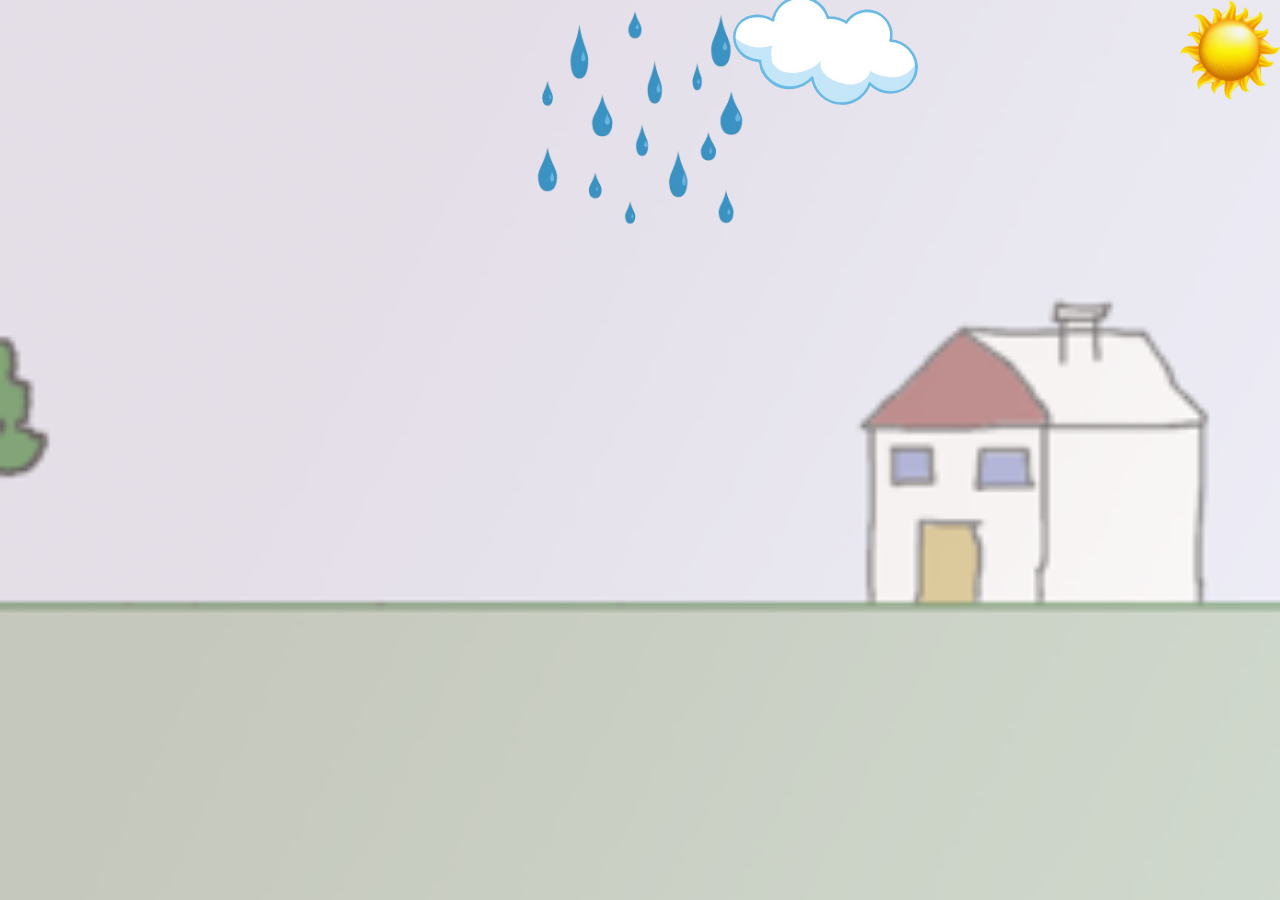
<file: index.html>
<!DOCTYPE html>
<html lang="en">
<head>
    <meta charset="UTF-8">
    <meta name="viewport" content="width=device-width, initial-scale=1.0">
    <title>Document</title>
    <link rel="stylesheet" href="../css/style.css">
</head>
<body>
    <div class="sun">
        <img src="storage/img/sun.png">
    </div>
    <div class="cloud">
        <img src="storage/img/cloud.png">
    </div>
    <div class="rain">
        <img src="storage/img/rain.png">
    </div>
</body>
</html>
</file>
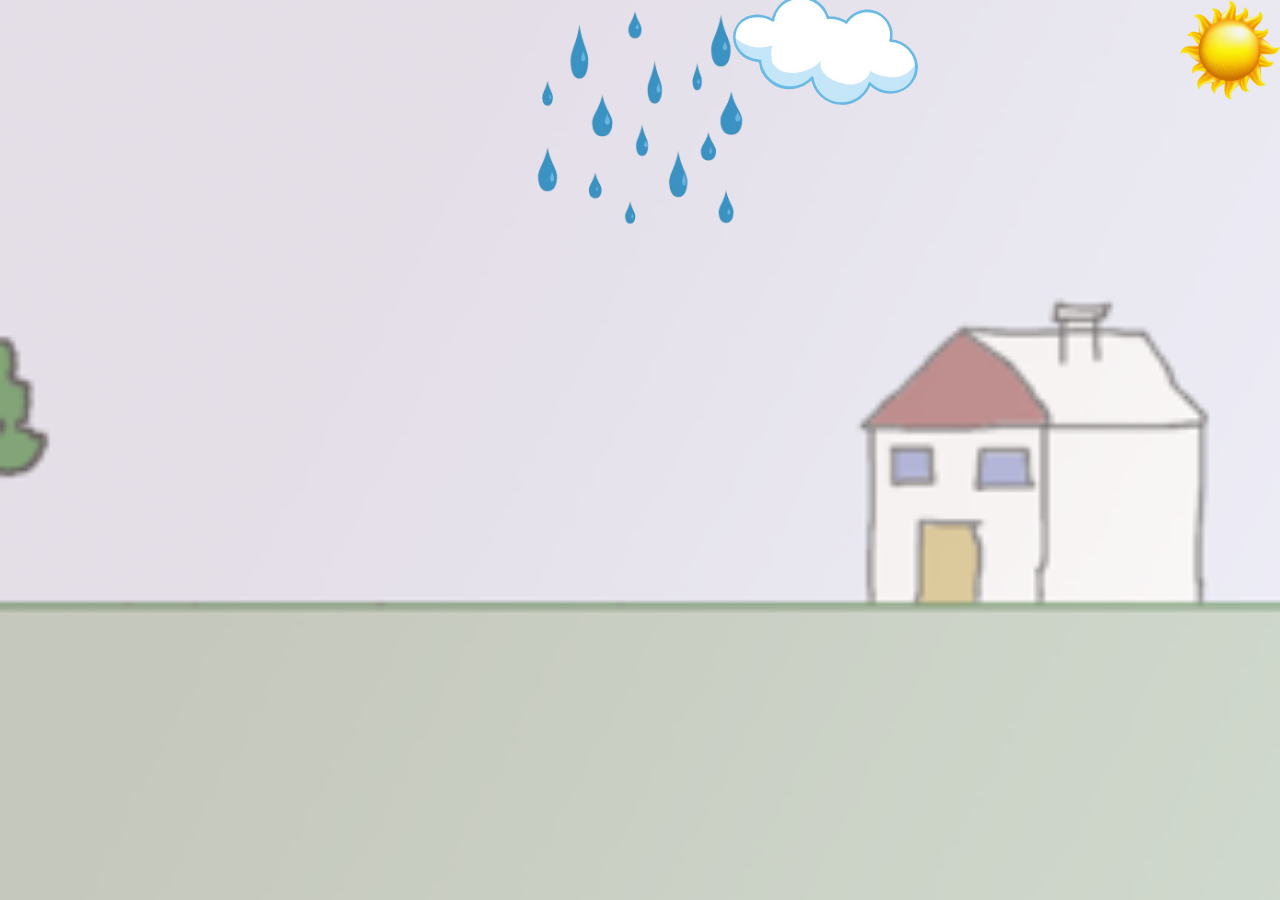
<file: html/index.html>
<!DOCTYPE html>
<html lang="en">
<head>
    <meta charset="UTF-8">
    <meta name="viewport" content="width=device-width, initial-scale=1.0">
    <title>Document</title>
    <link rel="stylesheet" href="../css/style.css">
</head>
<body>
    <div class="sun">
        <img src="../storage/img/sun.png">
    </div>
    <div class="cloud">
        <img src="../storage/img/cloud.png">
    </div>
    <div class="rain">
        <img src="../storage/img/rain.png">
    </div>
</body>
</html>
</file>
<file: css/style.css>
body {
    background-image: url('../storage/img/paisaje.png'); 
    background-size: cover; 
    background-position: center; 
    background-repeat: no-repeat;
    margin: 0;
    height: 100vh;
    display: flex;
    justify-content: flex-end;  /* Alinea a la derecha */
}

.sun {
    height: 100vh; 
}

.sun img {
    width: auto; 
    height: 100px;
}

.cloud {  
    position: absolute;  /* Permite que este contenedor esté encima del inferior */
    top: 0;
    left: 0;
    right: 0;
    bottom: 0;
    display: flex;
    justify-content: center;
    align-items: center;
    height: 100px;
}

.cloud img {
    height: 110px;
    transform: translateX(100%);  /* Inicia desde la derecha */
    animation: mover-derecha-izquierda 3s linear 1;  /* Animación para mover de derecha a izquierda */
}

@keyframes mover-derecha-izquierda {
    0% {
        transform: translateX(300%);  /* Comienza desde el extremo derecho */
    }
    100% {
        transform: translateX(45px);  /* Termina en el extremo izquierdo */
    }
}

.rain{
    position: absolute;  /* Permite el posicionamiento preciso */
    bottom: 15;  /* Alinea al borde inferior */
    left: 0;
    right: 0;
    display: flex;
    justify-content: center;  /* Centra horizontalmente */
    align-items: flex-end;
}

.rain img{
    width: 220px;  /* Tamaño de la imagen debajo de la nube */
    height: 200;
}
</file>
